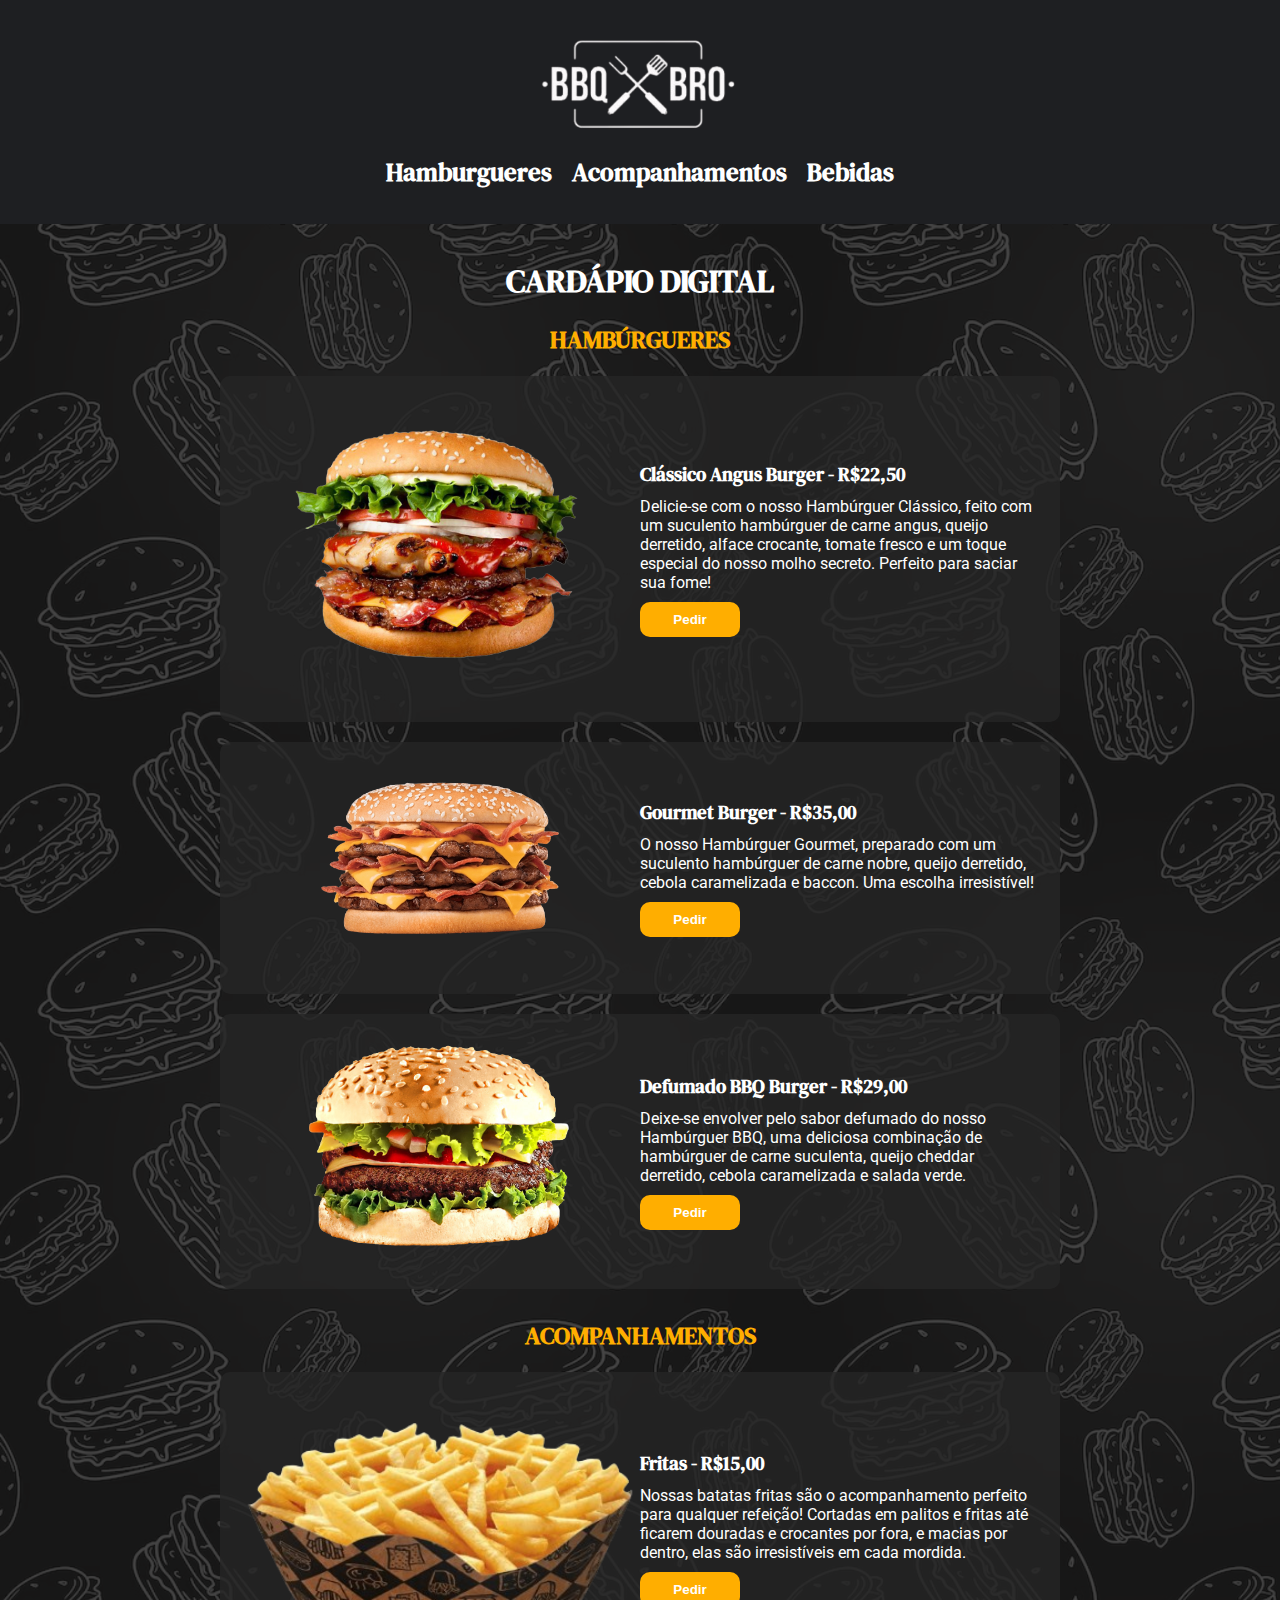
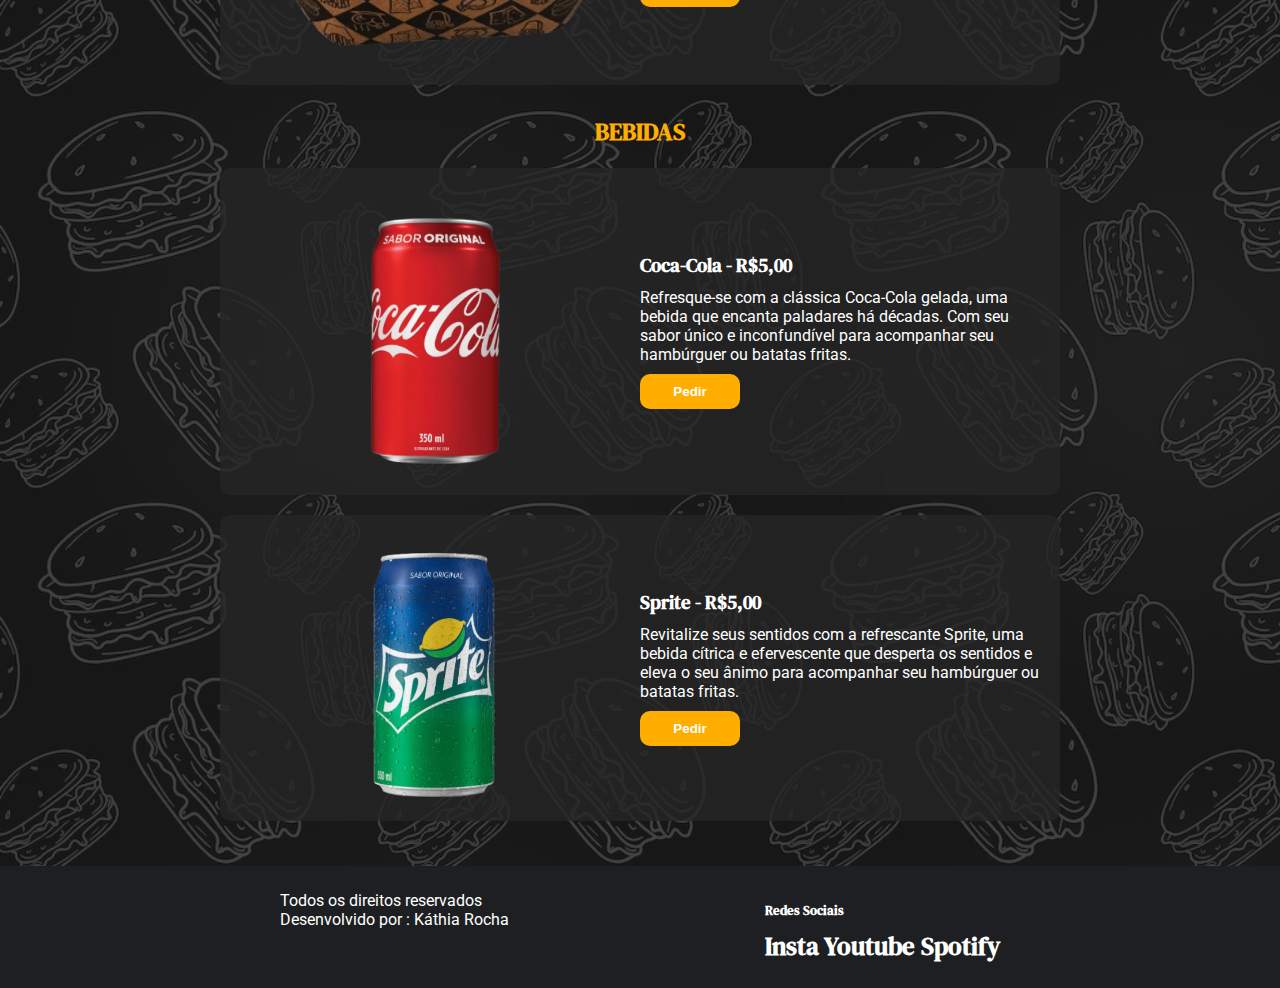
<file: index.html>
<!DOCTYPE html>
<html lang="pt-br">

<head>
    <meta charset="UTF-8">
    <meta http-equiv="X-UA-Compatible" content="IE=edge">
    <meta name="viewport" content="width=device-width, initial-scale=1.0">
    <link rel="stylesheet" href="style.css">

    <title>RS-Burger</title>
</head>

<body>

    <header>

        <img class="logo" src="./materialCardapio/imagens/logo.png" alt="Logo">

        <nav>
            <ul>
                <li>
                    <a href="#burguer">Hamburgueres</a>
                </li>
                <li>
                    <a href="#acompanhamentos">Acompanhamentos</a>
                </li>
                <li>
                    <a href="#bebidas">Bebidas</a>
                </li>
            </ul>
        </nav>

    </header>

    <main>

        <h1>CARDÁPIO DIGITAL</h1>

        <section id="burguer">

            <h2>Hambúrgueres</h2>

            <div class="boxProduto">
                <div class="boxImg">
                    <img src="./materialCardapio/imagens/burger01.png">
                </div>
                <div class="boxTexto">
                    <h3>Clássico Angus Burger - R$22,50</h3>
                    <p>
                        Delicie-se com o nosso Hambúrguer Clássico, feito com um suculento hambúrguer de carne angus, queijo derretido, alface crocante, tomate fresco e um toque especial do nosso molho secreto. Perfeito para saciar sua fome!
                    </p>
                    <button class="btn">Pedir</button>
                </div>
            </div>

            <div class="boxProduto">
                <div class="boxImg">
                    <img src="./materialCardapio/imagens/burger02.png">
                </div>
                <div class="boxTexto">
                    <h3>Gourmet Burger - R$35,00</h3>
                    <p>
                        O nosso Hambúrguer Gourmet, preparado com um suculento hambúrguer de carne nobre, queijo derretido, cebola caramelizada e baccon. Uma escolha irresistível!
                    </p>
                    <button class="btn">Pedir</button>
                </div>
            </div>

            <div class="boxProduto">
                <div class="boxImg">
                    <img src="./materialCardapio/imagens/burger03.png">
                </div>
                <div class="boxTexto">
                    <h3>Defumado BBQ Burger - R$29,00</h3>
                    <p>
                        Deixe-se envolver pelo sabor defumado do nosso Hambúrguer BBQ, uma deliciosa combinação de hambúrguer de carne suculenta, queijo cheddar derretido, cebola caramelizada e salada verde.
                    </p>
                    <button class="btn">Pedir</button>
                </div>
            </div>
        </section>
        
        <section id="acompanhamentos">
            <h2>Acompanhamentos </h2>
            <div class="boxProduto">
                <div class="boxImg">
                    <img src="./materialCardapio/imagens/acomp01.png">
                </div>
                <div class="boxTexto">
                    <h3> Fritas - R$15,00</h3>
                    <p>
                        Nossas batatas fritas são o acompanhamento perfeito para qualquer refeição! Cortadas em palitos e fritas até ficarem douradas e crocantes por fora, e macias por dentro, elas são irresistíveis em cada mordida.
                    </p>
                    <button class="btn">Pedir</button>
                </div>
            </div>
        </section>
        
        <section >
            <h2>BEBIDAS</h2>
            <div class="boxProduto">
                <div class="boxImg boxBebida">
                    <img src="./materialCardapio/imagens/bebida01.png">
                </div>
                <div class="boxTexto boxBebida">
                    <h3>Coca-Cola - R$5,00</h3>
                    <p>
                        Refresque-se com a clássica Coca-Cola gelada, uma bebida que encanta paladares há décadas. Com seu sabor único e inconfundível para acompanhar seu hambúrguer ou batatas fritas.
                    </p>
                    <button class="btn">Pedir</button>
                </div>
            </div>
            <div class="boxProduto">
                <div class="boxImg">
                    <img src="./materialCardapio/imagens/bebida02.png">
                </div>
                <div class="boxTexto">
                    <h3>Sprite - R$5,00</h3>
                    <p>
                        Revitalize seus sentidos com a refrescante Sprite, uma bebida cítrica e efervescente que desperta os sentidos e eleva o seu ânimo para acompanhar seu hambúrguer ou batatas fritas.
                    </p>
                    <button class="btn">Pedir</button>
                </div>
            </div>
        </section>

    </main>

    <footer>
        <div>
            <p>Todos os direitos reservados</p>
            <p>Desenvolvido por : Káthia Rocha</p>
        </div>

        <div>
            <h5>Redes Sociais</h5>
            <div>
                <!-- serão substituídos pelos icones, na aula de bibliotecas de css -->
                <a href="#"> Insta </a>
                <a href="#"> Youtube </a>
                <a href="#"> Spotify </a>
            </div>
        </div>        
    </footer>

  
</body>

</html>
</file>
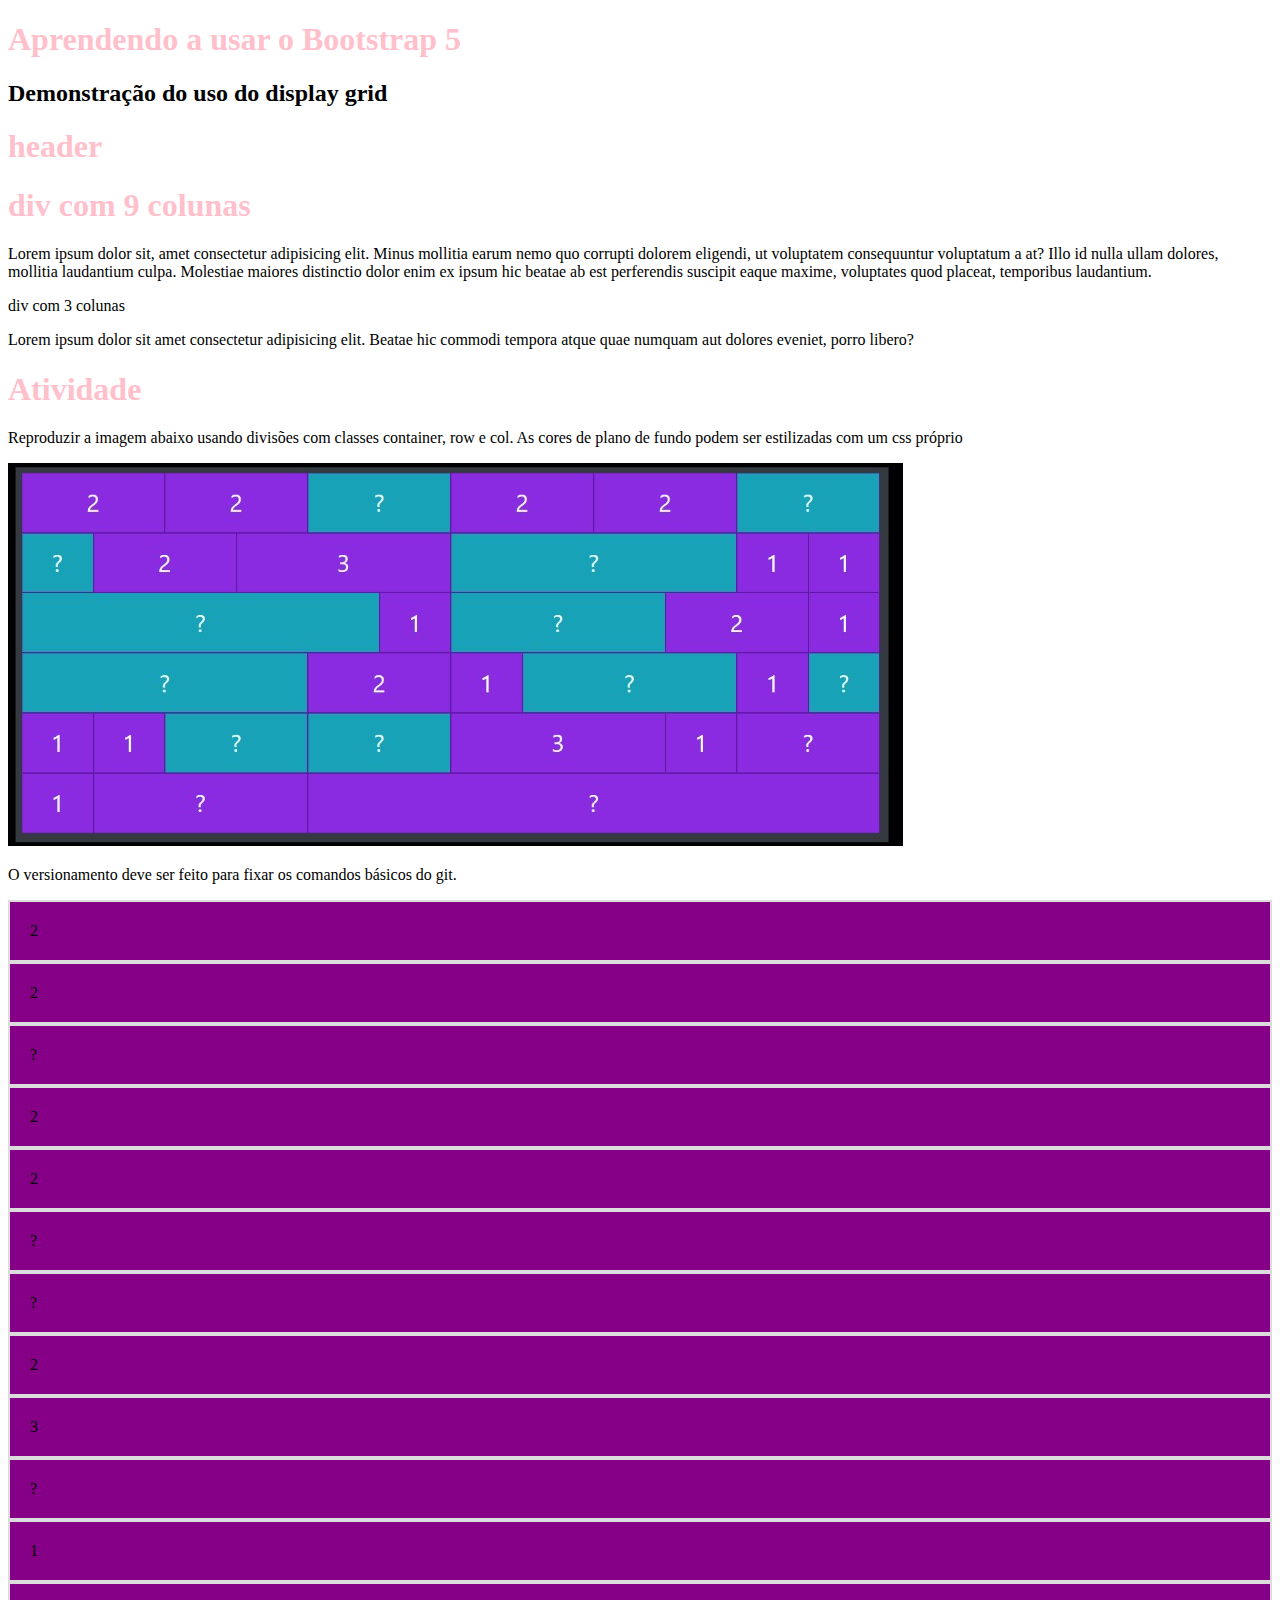
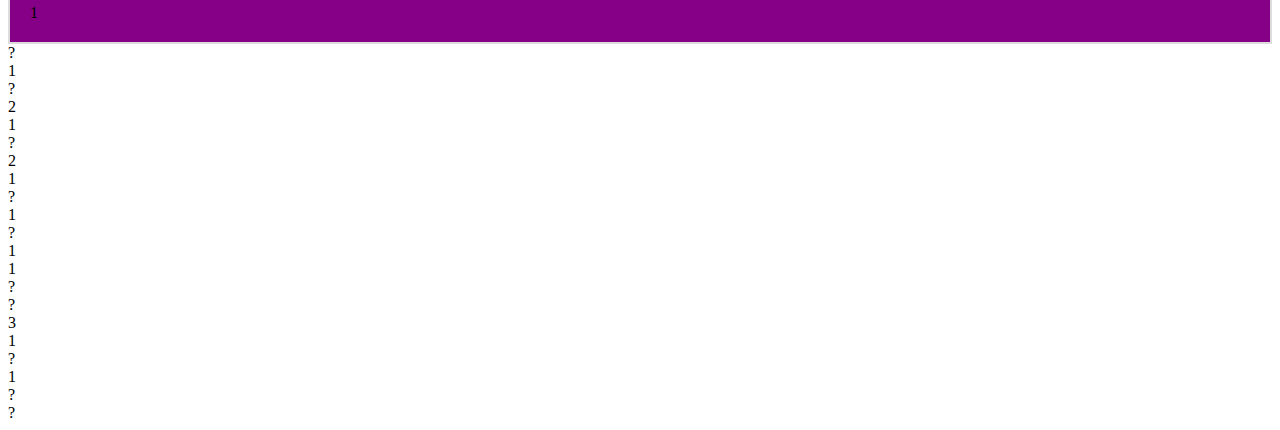
<file: pagina2.html>
<!DOCTYPE html>
<html lang="en">
<head>
    <meta charset="UTF-8">
    <meta name="viewport" content="width=device-width, initial-scale=1.0">
    <title>Document</title>
    <link href="https://cdn.jsdelivr.net/npm/bootstrap@5.1.3/dist/css/bootstrap.min.css" rel="stylesheet" integrity="sha384-1BmE4kWBq78iYhFldvKuhfTAU6auU8tT94WrHftjDbrCEXSU1oBoqyl2QvZ6jIW3" crossorigin="anonymous">
    <link rel="stylesheet" href="style2.css">
</head>
<body>

    <h1 class="text-danger border border-info border-5" >Aprendendo a usar o Bootstrap 5</h1>

    <h2>Demonstração do uso do display grid</h2>

    <div class="container">
        <div class="row">
            <div class="col bg-danger">
                <h1>header</h1>
            </div>
        </div>
        <div class="row ">
            <div class="col-9 bg-dark text-info text-center"   >
                <h1>div com 9 colunas</h1>
                <p>Lorem ipsum dolor sit, amet consectetur adipisicing elit. Minus mollitia earum nemo quo corrupti dolorem eligendi, ut voluptatem consequuntur voluptatum a at? Illo id nulla ullam dolores, mollitia laudantium culpa. Molestiae maiores distinctio dolor enim ex ipsum hic beatae ab est perferendis suscipit eaque maxime, voluptates quod placeat, temporibus laudantium.</p>
            </div>
            <div class="col-3 bg-info">div com 3 colunas</div>
        </div>
        <div class="row ">
            <div class="col colunaVerde">
                <p>Lorem ipsum dolor sit amet consectetur adipisicing elit. Beatae hic commodi tempora atque quae numquam aut dolores eveniet, porro libero?</p>
            </div>
        </div>
    </div>

    <h1>Atividade</h1>

    <p>Reproduzir a imagem abaixo usando divisões com classes container, row e col. As cores de plano de fundo podem ser estilizadas com um css próprio</p>

    <img src="atividade.jpg" alt=" imagem da atividade">

    <p> O versionamento deve ser feito para fixar os comandos básicos do git.</p>

    <div class="container">
        <div class="row">
            <div class="col colunaRoxa">2</div>
            <div class="col colunaRoxa">2</div>
            <div class="col colunaRoxa">?</div>
            <div class="col colunaRoxa">2</div>
            <div class="col colunaRoxa">2</div>
            <div class="col colunaRoxa">?</div>
        </div>
        <div class="row">
            <div class="col-1 colunaRoxa">?</div>
            <div class="col-2 colunaRoxa">2</div>
            <div class="col-3 colunaRoxa">3</div>
            <div class="col-4 colunaRoxa">?</div>
            <div class="col colunaRoxa">1</div>
            <div class="col colunaRoxa">1</div>
        </div>
        <div class="row">
            <div>?</div>
            <div>1</div>
            <div>?</div>
            <div>2</div>
            <div>1</div>
        </div>
        <div class="row">
            <div>?</div>
            <div>2</div>
            <div>1</div>
            <div>?</div>
            <div>1</div>
            <div>?</div>
        </div>
        <div class="row">
            <div>1</div>
            <div>1</div>
            <div>?</div>
            <div>?</div>
            <div>3</div>
            <div>1</div>
            <div>?</div>
        </div >
        <div class="row">
            <div>1</div>
            <div>?</div>
            <div>?</div>
        </div>
    </div>


    <script src="https://cdn.jsdelivr.net/npm/bootstrap@5.1.3/dist/js/bootstrap.bundle.min.js" integrity="sha384-ka7Sk0Gln4gmtz2MlQnikT1wXgYsOg+OMhuP+IlRH9sENBO0LRn5q+8nbTov4+1p" crossorigin="anonymous"></script>
</body>
</html>
</file>
<file: style2.css>
.colunaRoxa{
    background-color: rgb(133, 0, 135);
    border: 2px solid gainsboro ;
    color: #010101;
    padding: 20px;
}

.colunaAzul{
    background-color: rgb(4, 188, 195);
    border: 2px solid gainsboro ;
    color: #000000;
}


h1{
    color:pink
}
</file>
<file: style.css>
/* imports de fontes */
@import url('https://fonts.googleapis.com/css2?family=DM+Serif+Text:ital@0;1&family=Roboto:ital,wght@0,100..900;1,100..900&display=swap');

/* reset de estilos */
*{
    margin: 0;
    padding: 0;
    box-sizing: border-box;
    
}
/* exemplo de atulização por edição de arquivo na interface web  */

/* declaração de variaveis */
:root{
    --cor-barraNavegacao-rodape: #1e1f22;
    --cor-titulo-botao: #FFAE00;
    --cor-card: rgba(37, 37, 37, 0.8);
    --cor-texto: #ffffff;
    --fonte-titulo: 'DM Serif Text', serif;
    --fonte-texto: 'Roboto', sans-serif;
}

/* estilização do plano de fundo da pagina */
body{
    background-image:url('./materialCardapio/imagens/bg.png');
    color: var(--cor-texto);
    font-family: var(--fonte-texto);
}

header{
    background-color: var(--cor-barraNavegacao-rodape);
    display: flex;
    flex-direction: column;
    justify-content: center;
    align-items: center;
    padding: 25px;
}

nav ul{
    display: flex;
    flex-wrap: wrap;

}

li{
    margin: 10px;
    list-style: none;
}

a{
    color: var(--cor-texto);
    text-decoration: none;
    font-size: 25px;
    font-weight: bolder;
    font-family: var(--fonte-titulo);
}

a:hover{
   color:var(--cor-titulo-botao);
}

/* img:hover{
    transform: scale(2);
} */


main{
    display: flex;
    flex-direction: column;
    align-items: center;
    padding: 25px;
}

h1, h2, h3, h4, h5, h6{
    font-family: var(--fonte-titulo);
    margin:10px 0px;
}

h2{
    color: var(--cor-titulo-botao);
    text-align: center;
    text-transform: uppercase;
}

.boxProduto{
    display: flex;
    justify-content: center;
    align-items: center;
    background-color: var(--cor-card);
    max-width: 900px;
    margin:20px 0px;
    border-radius: 10px;
    padding: 20px;
    flex-wrap: wrap;

}

/* estilização das imagens */
/* logo */
 header img{
    width: 250px;
}

/* imagem produto */
.boxImg img{
    width: 400px;
} 

.boxTexto{
    max-width: 400px;
    display: flex;
    flex-direction: column;
    max-height: 500px;
    justify-content:space-evenly;
    
}

.boxTexto button{
    background-color: var(--cor-titulo-botao);
    width: 100px;
    padding: 10px;
    margin: 10px 0px;
    border-radius: 10px;
    border: none;
    color: var(--cor-texto);
    font-weight: bolder;
}

footer{
    background-color: var(--cor-barraNavegacao-rodape);
    padding: 25px;
    display: flex;
    justify-content: space-evenly;
}
</file>
